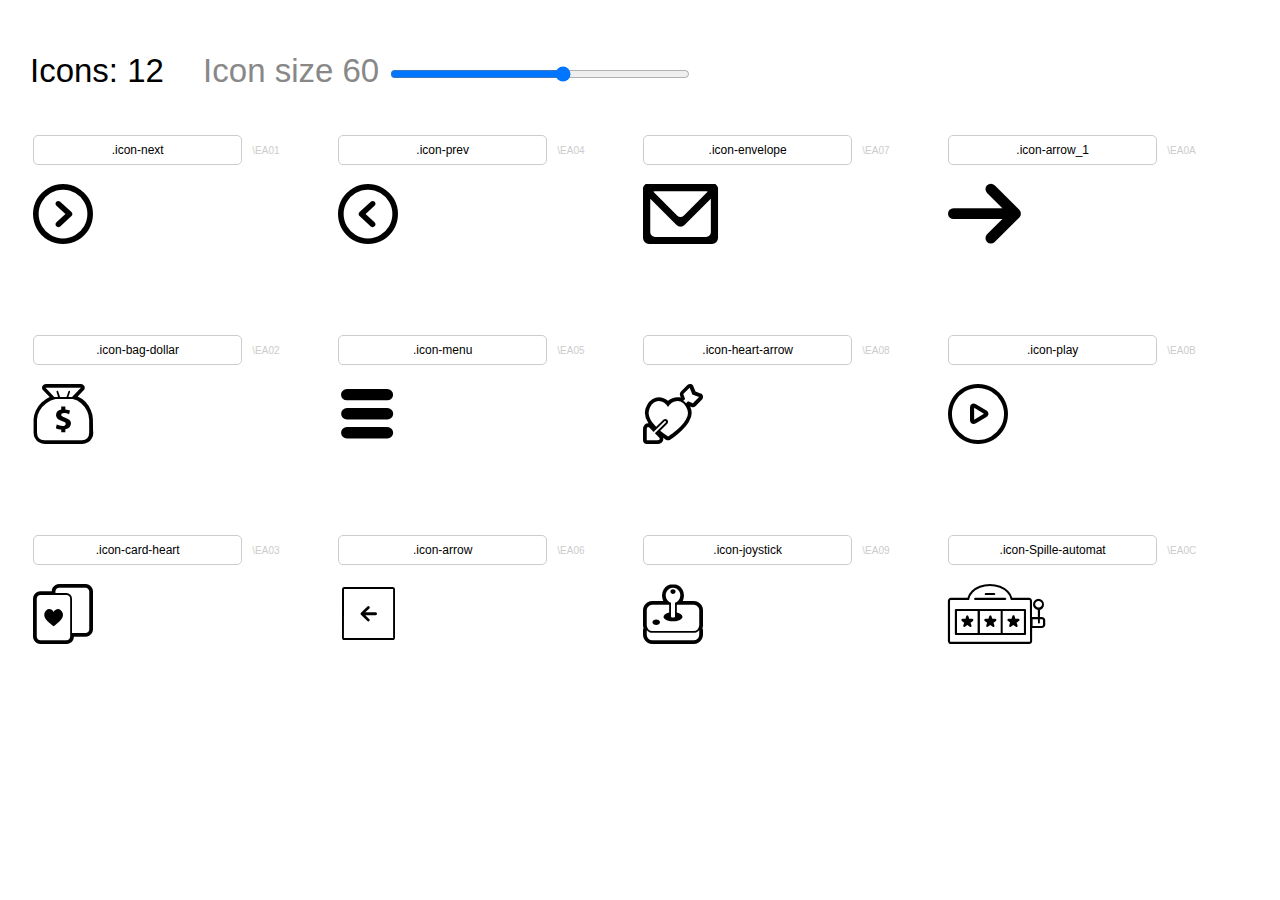
<file: site/icons.html>
<!DOCTYPE html>
<html>
<head>
  <meta charset="utf-8">
  <meta http-equiv="X-UA-Compatible" content="IE=edge">
  <title>Iconfont Preview</title>
  <style type="text/css" media="all">
  	body{
  		font-family: Helvetica, Arial,sans-serif;
  		padding: 30px;
  		margin: 0;
  	}
    @font-face {
      font-family: "svgfont";
      src: url('css/fonts/svgfont.eot');
      src: url('css/fonts/svgfont.eot?#iefix') format('eot'),
        url('css/fonts/svgfont.woff2') format('woff2'),
        url('css/fonts/svgfont.woff') format('woff'),
        url('css/fonts/svgfont.ttf') format('truetype');
      font-weight: normal;
      font-style: normal;
    }
    h1 {
      text-align: left;
      font-weight: normal;
      font-size: 33px;
      font-weight: 100;
      margin-bottom: 45px;
    }
    .size{
    	margin-left: 30px;
    	color: #888;
    }
    .size input{
    	width: 300px;
    }
    .icons-list {
      list-style-type: none;
      margin: 0;
      padding: 0;
      font-size: 0;
      text-align: center;
      -webkit-columns: 4;
    }
    .icon-box {
      display: inline-block;
      vertical-align: middle;
      min-width: 200px;
      min-height: 200px;
      border-radius: 5px;
    }
    .icon-container {
      min-height: 100px;
      text-align: center;
      font-size: 60px;
      text-align: left;
      padding-top: 10px;
    }
    .icon-box input {
      display: inline-block;
      vertical-align: top;
      width: 100%;
      box-sizing: border-box;
      font-size: 12px;
      border-radius: 5px;
      height: 30px;
      padding: 0;
      text-align: center;
      border: 1px solid #CCC;
      -webkit-appearance: none;
    }
    .icon-box .icon-class-name {
      width: 70%;
    }
    .icon-box .icon-unicode {
      width: 30%;
      font-size: 10px;
      color: #ccc;
      border: none;
      text-align: left;
      padding-left: 10px;
    }
    .icon {
      font-family: "svgfont";
      display: inline-block;
      vertical-align: middle;
      font-style: normal;
      font-weight: normal;
      text-rendering: auto;
      speak: none;
      min-width: 1em;
      line-height: 1;
      -webkit-font-smoothing: antialiased;
      -moz-osx-font-smoothing: grayscale;
    }
    
    .icon-next:before {
      content: "\EA01";
    }
    .icon-bag-dollar:before {
      content: "\EA02";
    }
    .icon-card-heart:before {
      content: "\EA03";
    }
    .icon-prev:before {
      content: "\EA04";
    }
    .icon-menu:before {
      content: "\EA05";
    }
    .icon-arrow:before {
      content: "\EA06";
    }
    .icon-envelope:before {
      content: "\EA07";
    }
    .icon-heart-arrow:before {
      content: "\EA08";
    }
    .icon-joystick:before {
      content: "\EA09";
    }
    .icon-arrow_1:before {
      content: "\EA0A";
    }
    .icon-play:before {
      content: "\EA0B";
    }
    .icon-Spille-automat:before {
      content: "\EA0C";
    }
  </style>
</head>
<body>
  <h1>Icons: <span id="count"></span>
	<label class="size">
	  Icon size <span id="change-value">60</span>
	  <input type="range" id="change-size" min="5" max="100" value="60">
	</label>
  </h1>

  <ul class="icons-list">
    
    <li class="icon-box">
      <input class="icon-class-name autoselect" type="text" value=".icon-next" readonly>
      <input class="icon-unicode autoselect" type="text" value="\EA01" readonly>
      <div class="icon-container">
        <i class="icon icon-next"></i>
      </div>
    </li>
    
    <li class="icon-box">
      <input class="icon-class-name autoselect" type="text" value=".icon-bag-dollar" readonly>
      <input class="icon-unicode autoselect" type="text" value="\EA02" readonly>
      <div class="icon-container">
        <i class="icon icon-bag-dollar"></i>
      </div>
    </li>
    
    <li class="icon-box">
      <input class="icon-class-name autoselect" type="text" value=".icon-card-heart" readonly>
      <input class="icon-unicode autoselect" type="text" value="\EA03" readonly>
      <div class="icon-container">
        <i class="icon icon-card-heart"></i>
      </div>
    </li>
    
    <li class="icon-box">
      <input class="icon-class-name autoselect" type="text" value=".icon-prev" readonly>
      <input class="icon-unicode autoselect" type="text" value="\EA04" readonly>
      <div class="icon-container">
        <i class="icon icon-prev"></i>
      </div>
    </li>
    
    <li class="icon-box">
      <input class="icon-class-name autoselect" type="text" value=".icon-menu" readonly>
      <input class="icon-unicode autoselect" type="text" value="\EA05" readonly>
      <div class="icon-container">
        <i class="icon icon-menu"></i>
      </div>
    </li>
    
    <li class="icon-box">
      <input class="icon-class-name autoselect" type="text" value=".icon-arrow" readonly>
      <input class="icon-unicode autoselect" type="text" value="\EA06" readonly>
      <div class="icon-container">
        <i class="icon icon-arrow"></i>
      </div>
    </li>
    
    <li class="icon-box">
      <input class="icon-class-name autoselect" type="text" value=".icon-envelope" readonly>
      <input class="icon-unicode autoselect" type="text" value="\EA07" readonly>
      <div class="icon-container">
        <i class="icon icon-envelope"></i>
      </div>
    </li>
    
    <li class="icon-box">
      <input class="icon-class-name autoselect" type="text" value=".icon-heart-arrow" readonly>
      <input class="icon-unicode autoselect" type="text" value="\EA08" readonly>
      <div class="icon-container">
        <i class="icon icon-heart-arrow"></i>
      </div>
    </li>
    
    <li class="icon-box">
      <input class="icon-class-name autoselect" type="text" value=".icon-joystick" readonly>
      <input class="icon-unicode autoselect" type="text" value="\EA09" readonly>
      <div class="icon-container">
        <i class="icon icon-joystick"></i>
      </div>
    </li>
    
    <li class="icon-box">
      <input class="icon-class-name autoselect" type="text" value=".icon-arrow_1" readonly>
      <input class="icon-unicode autoselect" type="text" value="\EA0A" readonly>
      <div class="icon-container">
        <i class="icon icon-arrow_1"></i>
      </div>
    </li>
    
    <li class="icon-box">
      <input class="icon-class-name autoselect" type="text" value=".icon-play" readonly>
      <input class="icon-unicode autoselect" type="text" value="\EA0B" readonly>
      <div class="icon-container">
        <i class="icon icon-play"></i>
      </div>
    </li>
    
    <li class="icon-box">
      <input class="icon-class-name autoselect" type="text" value=".icon-Spille-automat" readonly>
      <input class="icon-unicode autoselect" type="text" value="\EA0C" readonly>
      <div class="icon-container">
        <i class="icon icon-Spille-automat"></i>
      </div>
    </li>
    
  </ul>

  <script>
    var change = document.getElementById('change-size');
    var changevalue = document.getElementById('change-value');
    var count = document.getElementById('count');
    var autoselect = document.getElementsByClassName('autoselect');
    var icons = document.getElementsByClassName('icon');
    Array.prototype.forEach.call(autoselect, function(el) {
      el.onclick = function() {
        this.focus();
        this.select();
      };
    });
    change.onchange = function() {
      val = this.value;
      changevalue.innerHTML = val;
      Array.prototype.forEach.call(icons, function(el) {
        el.style.fontSize = val + 'px';
      });
    }

    count.innerHTML = icons.length;
  </script>
</body>
</html>
</file>
